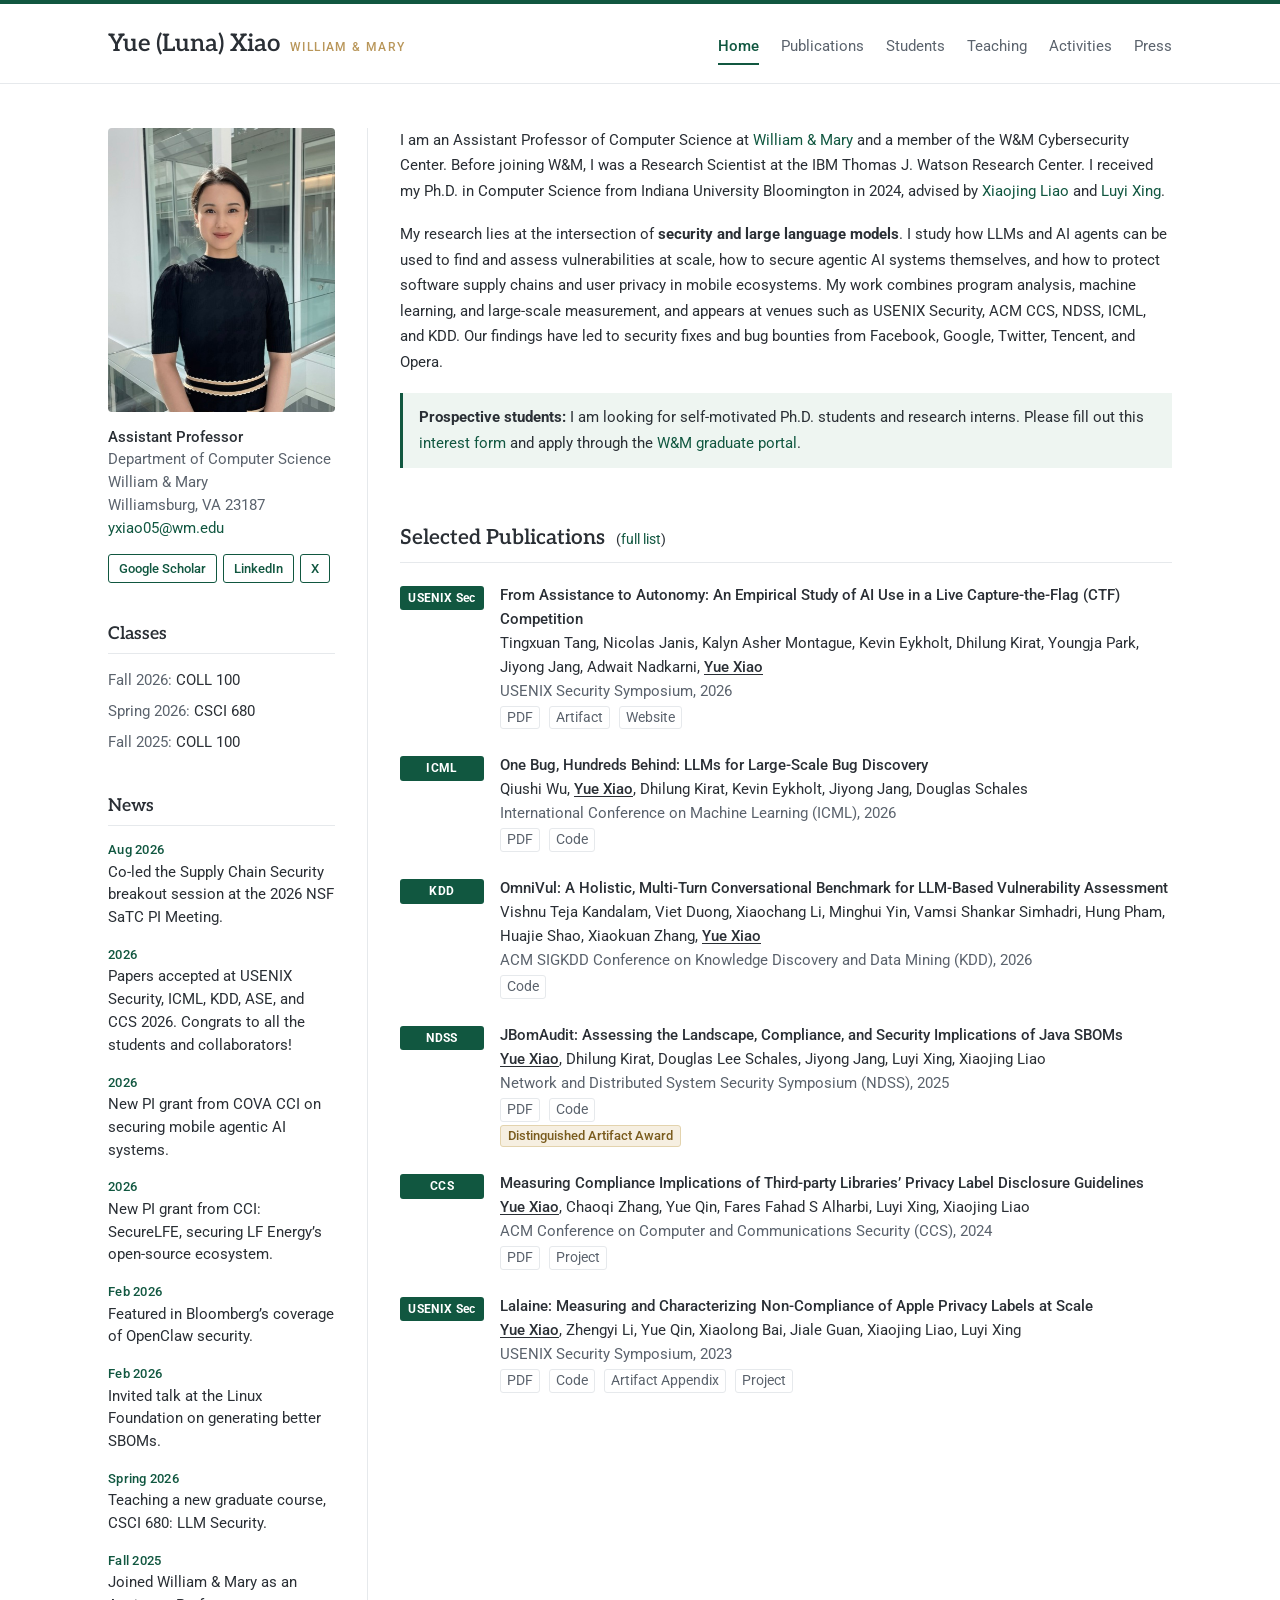
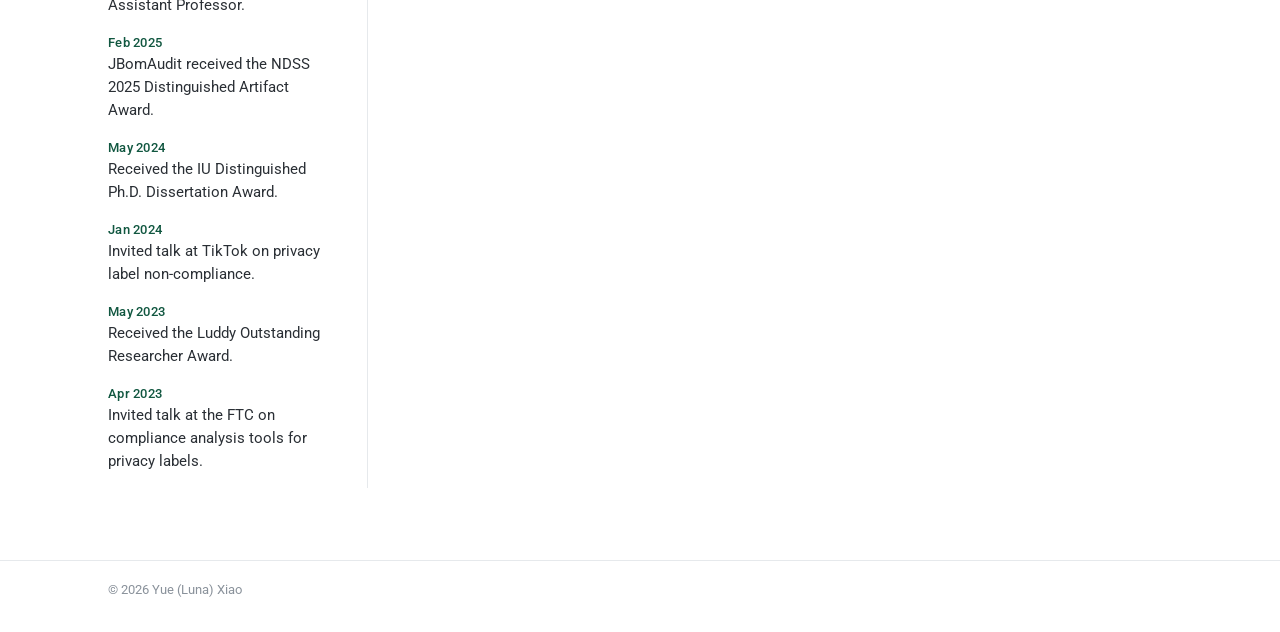
<file: index.html>
<!DOCTYPE html>
<html lang="en">
<head>
  <meta charset="utf-8">
  <meta name="viewport" content="width=device-width, initial-scale=1">
  <title>Yue (Luna) Xiao — William &amp; Mary</title>
  <meta name="description" content="Yue (Luna) Xiao is an Assistant Professor of Computer Science at William & Mary, working on LLM security, vulnerability assessment, software supply chain security, and privacy compliance.">
  <link rel="preconnect" href="https://fonts.googleapis.com">
  <link rel="preconnect" href="https://fonts.gstatic.com" crossorigin>
  <link rel="stylesheet" href="https://fonts.googleapis.com/css2?family=Aleo:wght@500;600&family=Roboto:ital,wght@0,400;0,500;0,700;1,400&display=swap">
  <link rel="stylesheet" href="assets/css/style.css">
</head>
<body>

<header class="site-header">
  <div class="container">
    <a class="site-title" href="index.html">Yue (Luna) Xiao<span class="affil">William &amp; Mary</span></a>
    <nav class="site-nav">
      <a href="index.html" class="active">Home</a>
      <a href="publications.html">Publications</a>
      <a href="students.html">Students</a>
      <a href="teaching.html">Teaching</a>
      <a href="activities.html">Activities</a>
      <a href="press.html">Press</a>
    </nav>
  </div>
</header>

<main class="container layout">

  <aside class="sidebar">
    <div class="profile-card">
    <img class="profile-photo" src="assets/img/profile.jpg" alt="Photo of Yue (Luna) Xiao">
    <div class="contact">
      <strong>Assistant Professor</strong><br>
      Department of Computer Science<br>
      William &amp; Mary<br>
      Williamsburg, VA 23187<br>
      <a href="mailto:yxiao05@wm.edu">yxiao05@wm.edu</a>
    </div>
    <div class="buttons">
      <a class="btn" href="https://scholar.google.com/citations?hl=en&amp;user=dFg329IAAAAJ&amp;view_op=list_works&amp;sortby=pubdate">Google Scholar</a>
      <a class="btn" href="https://www.linkedin.com/in/yue-xiao-1a5b2015b/">LinkedIn</a>
      <a class="btn" href="https://x.com/Xiaoyue_IUB">X</a>
    </div>
    </div>

    <section>
      <h2>Classes</h2>
      <ul class="class-list">
        <li><span class="term">Fall 2026:</span> COLL 100</li>
        <li><span class="term">Spring 2026:</span> CSCI 680</li>
        <li><span class="term">Fall 2025:</span> COLL 100</li>
      </ul>
    </section>

    <section>
      <h2>News</h2>
      <ul class="news-list">
        <li><span class="date">Aug 2026</span>Co-led the Supply Chain Security breakout session at the 2026 NSF SaTC PI Meeting.</li>
        <li><span class="date">2026</span>Papers accepted at USENIX Security, ICML, KDD, ASE, and CCS 2026. Congrats to all the students and collaborators!</li>
        <li><span class="date">2026</span>New PI grant from COVA CCI on securing mobile agentic AI systems.</li>
        <li><span class="date">2026</span>New PI grant from CCI: SecureLFE, securing LF Energy&rsquo;s open-source ecosystem.</li>
        <li><span class="date">Feb 2026</span>Featured in Bloomberg&rsquo;s coverage of OpenClaw security.</li>
        <li><span class="date">Feb 2026</span>Invited talk at the Linux Foundation on generating better SBOMs.</li>
        <li><span class="date">Spring 2026</span>Teaching a new graduate course, CSCI 680: LLM Security.</li>
        <li><span class="date">Fall 2025</span>Joined William &amp; Mary as an Assistant Professor.</li>
        <li><span class="date">Feb 2025</span>JBomAudit received the NDSS 2025 Distinguished Artifact Award.</li>
        <li><span class="date">May 2024</span>Received the IU Distinguished Ph.D. Dissertation Award.</li>
        <li><span class="date">Jan 2024</span>Invited talk at TikTok on privacy label non-compliance.</li>
        <li><span class="date">May 2023</span>Received the Luddy Outstanding Researcher Award.</li>
        <li><span class="date">Apr 2023</span>Invited talk at the FTC on compliance analysis tools for privacy labels.</li>
      </ul>
    </section>
  </aside>

  <div class="content">

    <p>
      I am an Assistant Professor of Computer Science at
      <a href="https://www.wm.edu/">William &amp; Mary</a> and a member of the
      W&amp;M Cybersecurity Center. Before joining W&amp;M, I was a Research Scientist at
      the IBM Thomas J. Watson Research Center. I received my Ph.D. in Computer Science
      from Indiana University Bloomington in 2024, advised by
      <a href="https://www.xiaojingliao.com/">Xiaojing Liao</a> and
      <a href="https://www.xing-luyi.com/">Luyi Xing</a>.
    </p>
    <p>
      My research lies at the intersection of <strong>security and large language
      models</strong>. I study how LLMs and AI agents can be used to find and assess
      vulnerabilities at scale, how to secure agentic AI systems themselves, and how to
      protect software supply chains and user privacy in mobile ecosystems. My work
      combines program analysis, machine learning, and large-scale measurement, and
      appears at venues such as USENIX Security, ACM CCS, NDSS, ICML, and KDD. Our
      findings have led to security fixes and bug bounties from Facebook, Google,
      Twitter, Tencent, and Opera.
    </p>

    <div class="callout">
      <p>
        <strong>Prospective students:</strong> I am looking for self-motivated Ph.D.
        students and research interns. Please fill out this
        <a href="https://forms.gle/WYVNJd9h8vxX1Zqg8">interest form</a> and apply through the
        <a href="https://cdsp.wm.edu/admissions/graduate/computer-science/">W&amp;M graduate portal</a>.
      </p>
    </div>

    <h2>Selected Publications <span class="more">(<a href="publications.html">full list</a>)</span></h2>
    <ul class="pub-list">
      <li class="pub">
        <span class="venue-badge">USENIX Sec</span>
        <div>
          <a class="pub-title" href="https://www.usenix.org/conference/usenixsecurity26/presentation/tang-tingxuan">From Assistance to Autonomy: An Empirical Study of AI Use in a Live Capture-the-Flag (CTF) Competition</a><br>
          <span class="pub-authors">Tingxuan Tang, Nicolas Janis, Kalyn Asher Montague, Kevin Eykholt, Dhilung Kirat, Youngja Park, Jiyong Jang, Adwait Nadkarni, <span class="me">Yue Xiao</span></span><br>
          <span class="pub-venue">USENIX Security Symposium, 2026</span><br>
        <span class="pub-links"><a href="https://www.usenix.org/system/files/usenixsecurity26-tang-tingxuan.pdf">PDF</a> <a href="https://zenodo.org/records/21433751">Artifact</a> <a href="https://tingxuantang-txt.github.io/CTF_website/">Website</a></span>
        </div>
      </li>
      <li class="pub">
        <span class="venue-badge">ICML</span>
        <div>
          <a class="pub-title" href="https://proceedings.mlr.press/v306/wu26bk.html">One Bug, Hundreds Behind: LLMs for Large-Scale Bug Discovery</a><br>
          <span class="pub-authors">Qiushi Wu, <span class="me">Yue Xiao</span>, Dhilung Kirat, Kevin Eykholt, Jiyong Jang, Douglas Schales</span><br>
          <span class="pub-venue">International Conference on Machine Learning (ICML), 2026</span><br>
        <span class="pub-links"><a href="https://raw.githubusercontent.com/mlresearch/v306/main/assets/wu26bk/wu26bk.pdf">PDF</a> <a href="https://github.com/code-genome/BugStoneBench">Code</a></span>
        </div>
      </li>
      <li class="pub">
        <span class="venue-badge">KDD</span>
        <div>
          <a class="pub-title" href="https://doi.org/10.1145/3770855.3817475">OmniVul: A Holistic, Multi-Turn Conversational Benchmark for LLM-Based Vulnerability Assessment</a><br>
          <span class="pub-authors">Vishnu Teja Kandalam, Viet Duong, Xiaochang Li, Minghui Yin, Vamsi Shankar Simhadri, Hung Pham, Huajie Shao, Xiaokuan Zhang, <span class="me">Yue Xiao</span></span><br>
          <span class="pub-venue">ACM SIGKDD Conference on Knowledge Discovery and Data Mining (KDD), 2026</span><br>
        <span class="pub-links"><a href="https://github.com/SECSAT-LAB-GMU/OmniVul">Code</a></span>
        </div>
      </li>
      <li class="pub">
        <span class="venue-badge">NDSS</span>
        <div>
          <a class="pub-title" href="https://www.ndss-symposium.org/ndss-paper/jbomaudit-assessing-the-landscape-compliance-and-security-implications-of-java-sboms/">JBomAudit: Assessing the Landscape, Compliance, and Security Implications of Java SBOMs</a><br>
          <span class="pub-authors"><span class="me">Yue Xiao</span>, Dhilung Kirat, Douglas Lee Schales, Jiyong Jang, Luyi Xing, Xiaojing Liao</span><br>
          <span class="pub-venue">Network and Distributed System Security Symposium (NDSS), 2025</span><br>
        <span class="pub-links"><a href="https://www.ndss-symposium.org/wp-content/uploads/2025-322-paper.pdf">PDF</a> <a href="https://github.com/code-genome/jbomaudit">Code</a></span><br>
          <span class="award">Distinguished Artifact Award</span>
        </div>
      </li>
      <li class="pub">
        <span class="venue-badge">CCS</span>
        <div>
          <a class="pub-title" href="https://doi.org/10.1145/3658644.3670371">Measuring Compliance Implications of Third-party Libraries&rsquo; Privacy Label Disclosure Guidelines</a><br>
          <span class="pub-authors"><span class="me">Yue Xiao</span>, Chaoqi Zhang, Yue Qin, Fares Fahad S Alharbi, Luyi Xing, Xiaojing Liao</span><br>
          <span class="pub-venue">ACM Conference on Computer and Communications Security (CCS), 2024</span><br>
        <span class="pub-links"><a href="https://par.nsf.gov/servlets/purl/10583819">PDF</a> <a href="https://sites.google.com/view/colainewebsites">Project</a></span>
        </div>
      </li>
      <li class="pub">
        <span class="venue-badge">USENIX Sec</span>
        <div>
          <a class="pub-title" href="https://www.usenix.org/conference/usenixsecurity23/presentation/xiaoyue">Lalaine: Measuring and Characterizing Non-Compliance of Apple Privacy Labels at Scale</a><br>
          <span class="pub-authors"><span class="me">Yue Xiao</span>, Zhengyi Li, Yue Qin, Xiaolong Bai, Jiale Guan, Xiaojing Liao, Luyi Xing</span><br>
          <span class="pub-venue">USENIX Security Symposium, 2023</span><br>
        <span class="pub-links"><a href="https://www.usenix.org/system/files/usenixsecurity23-xiao-yue.pdf">PDF</a> <a href="https://github.com/xiaoyue10131748/Lalaine">Code</a> <a href="https://www.usenix.org/system/files/usenixsecurity23-appendix-xiao-yue.pdf">Artifact Appendix</a> <a href="https://sites.google.com/view/privacylabel/home">Project</a></span>
        </div>
      </li>
    </ul>

  </div>
</main>

<footer class="site-footer">
  <div class="container">&copy; 2026 Yue (Luna) Xiao</div>
</footer>

</body>
</html>
</file>
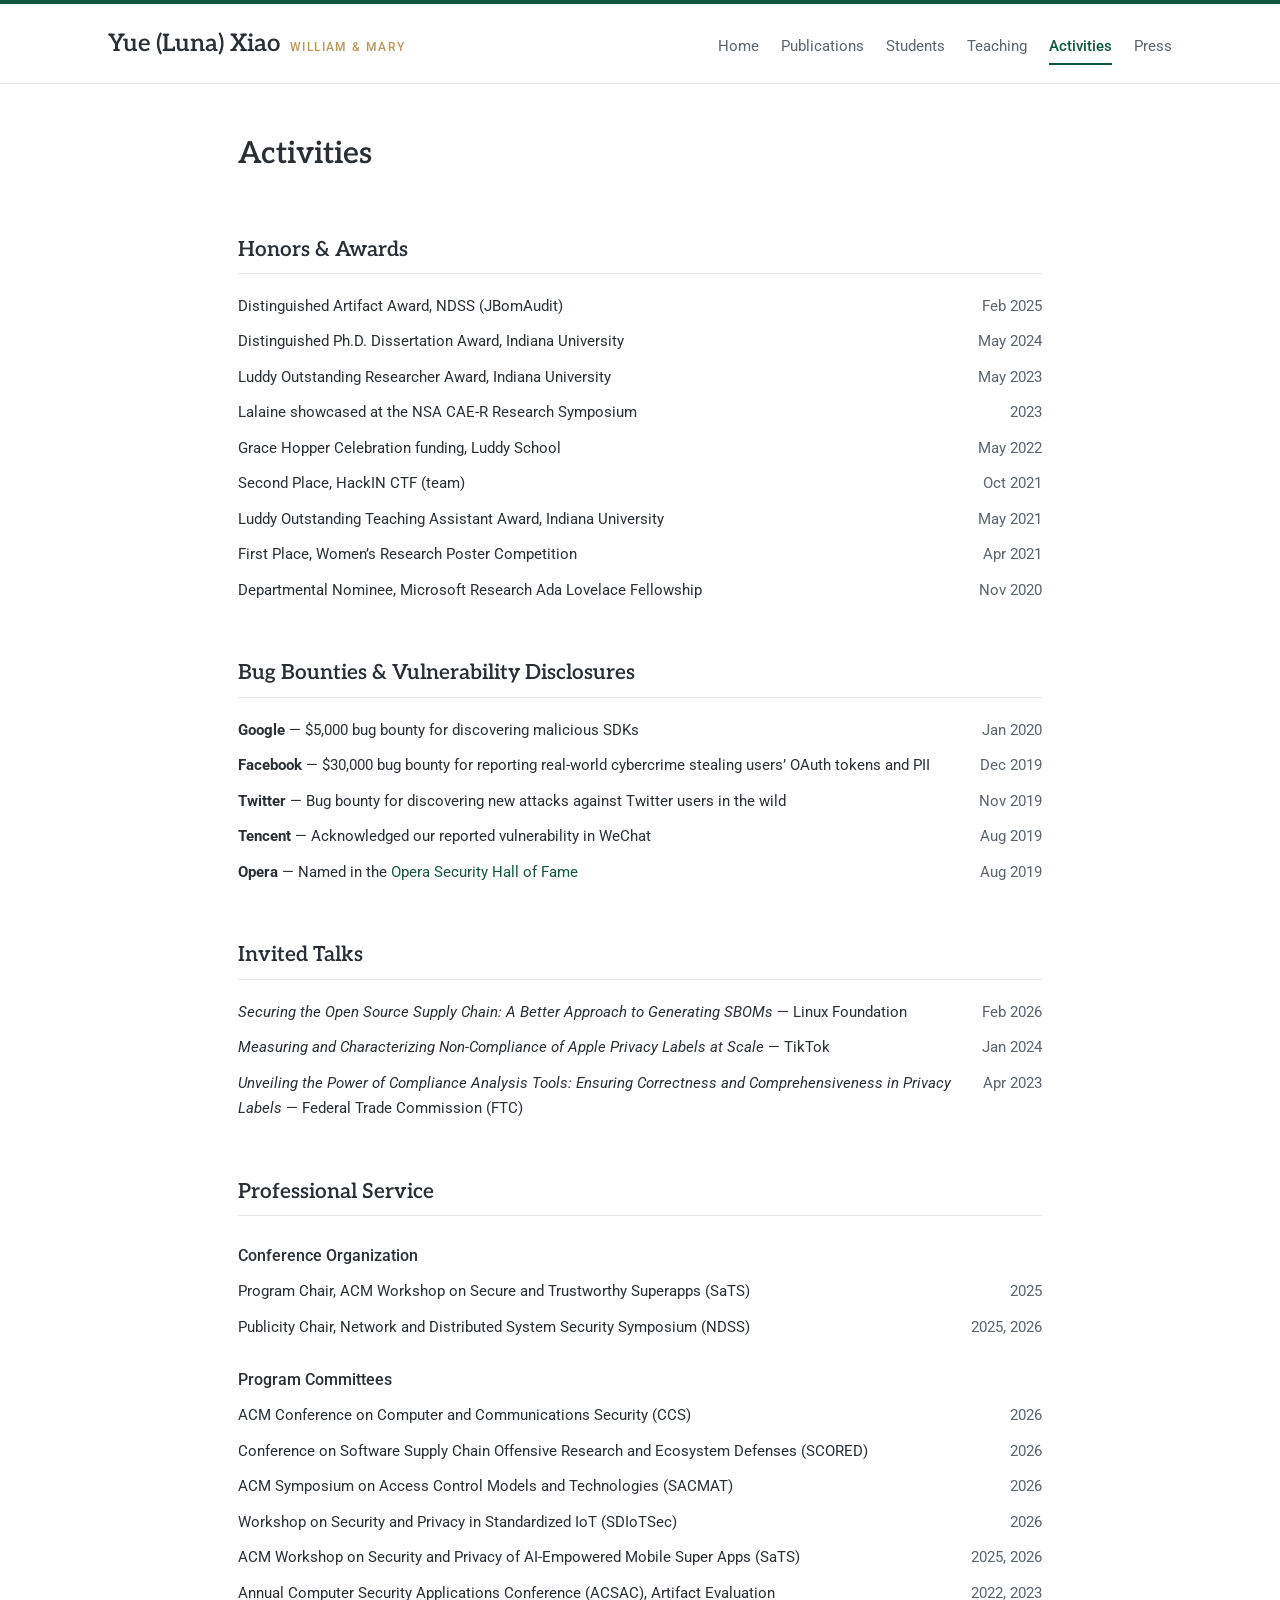
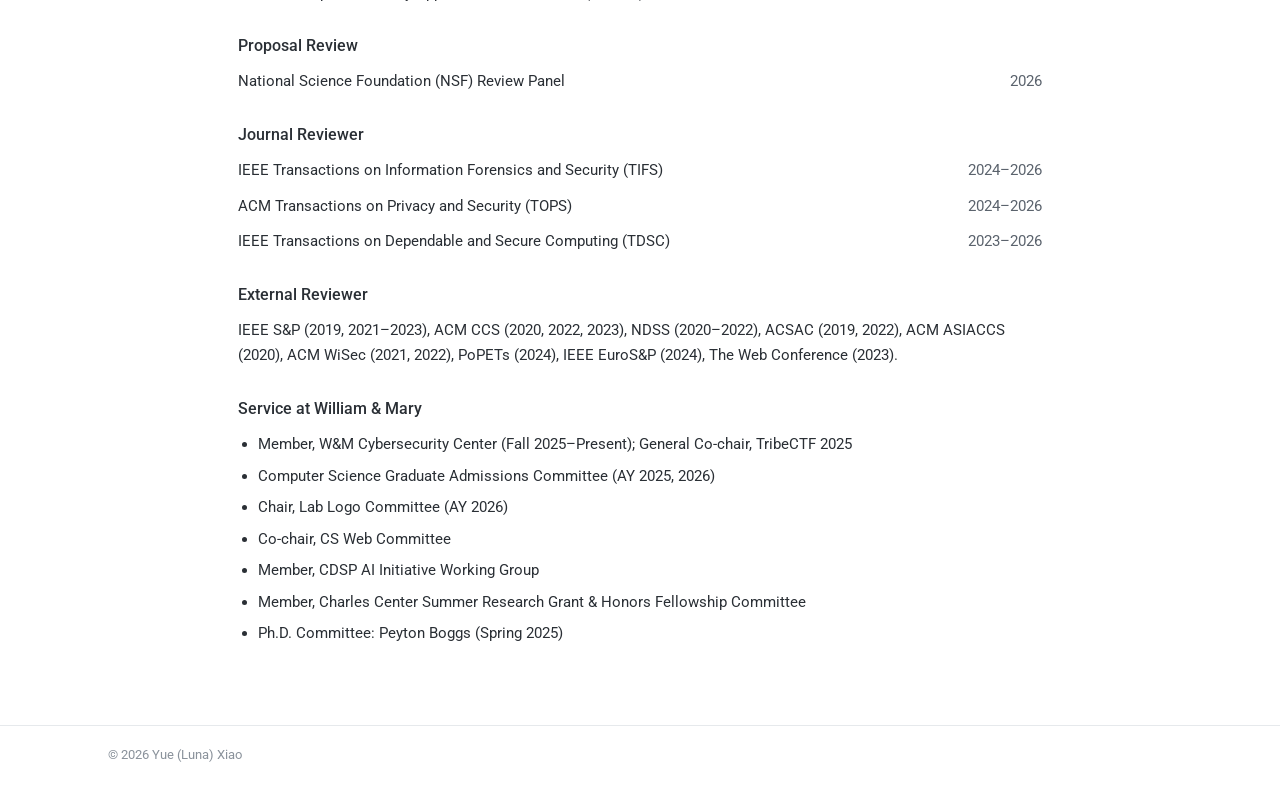
<file: activities.html>
<!DOCTYPE html>
<html lang="en">
<head>
  <meta charset="utf-8">
  <meta name="viewport" content="width=device-width, initial-scale=1">
  <title>Activities — Yue (Luna) Xiao</title>
  <link rel="preconnect" href="https://fonts.googleapis.com">
  <link rel="preconnect" href="https://fonts.gstatic.com" crossorigin>
  <link rel="stylesheet" href="https://fonts.googleapis.com/css2?family=Aleo:wght@500;600&family=Roboto:ital,wght@0,400;0,500;0,700;1,400&display=swap">
  <link rel="stylesheet" href="assets/css/style.css">
</head>
<body>

<header class="site-header">
  <div class="container">
    <a class="site-title" href="index.html">Yue (Luna) Xiao<span class="affil">William &amp; Mary</span></a>
    <nav class="site-nav">
      <a href="index.html">Home</a>
      <a href="publications.html">Publications</a>
      <a href="students.html">Students</a>
      <a href="teaching.html">Teaching</a>
      <a href="activities.html" class="active">Activities</a>
      <a href="press.html">Press</a>
    </nav>
  </div>
</header>

<main class="container page">

  <h1>Activities</h1>

  <h2>Honors &amp; Awards</h2>
  <ul class="dated-list">
    <li><span>Distinguished Artifact Award, NDSS (JBomAudit)</span><span class="date">Feb 2025</span></li>
    <li><span>Distinguished Ph.D. Dissertation Award, Indiana University</span><span class="date">May 2024</span></li>
    <li><span>Luddy Outstanding Researcher Award, Indiana University</span><span class="date">May 2023</span></li>
    <li><span>Lalaine showcased at the NSA CAE-R Research Symposium</span><span class="date">2023</span></li>
    <li><span>Grace Hopper Celebration funding, Luddy School</span><span class="date">May 2022</span></li>
    <li><span>Second Place, HackIN CTF (team)</span><span class="date">Oct 2021</span></li>
    <li><span>Luddy Outstanding Teaching Assistant Award, Indiana University</span><span class="date">May 2021</span></li>
    <li><span>First Place, Women&rsquo;s Research Poster Competition</span><span class="date">Apr 2021</span></li>
    <li><span>Departmental Nominee, Microsoft Research Ada Lovelace Fellowship</span><span class="date">Nov 2020</span></li>
  </ul>

  <h2>Bug Bounties &amp; Vulnerability Disclosures</h2>
  <ul class="dated-list">
    <li><span><strong>Google</strong> &mdash; $5,000 bug bounty for discovering malicious SDKs</span><span class="date">Jan 2020</span></li>
    <li><span><strong>Facebook</strong> &mdash; $30,000 bug bounty for reporting real-world cybercrime stealing users&rsquo; OAuth tokens and PII</span><span class="date">Dec 2019</span></li>
    <li><span><strong>Twitter</strong> &mdash; Bug bounty for discovering new attacks against Twitter users in the wild</span><span class="date">Nov 2019</span></li>
    <li><span><strong>Tencent</strong> &mdash; Acknowledged our reported vulnerability in WeChat</span><span class="date">Aug 2019</span></li>
    <li><span><strong>Opera</strong> &mdash; Named in the <a href="https://security.opera.com/hall-of-fame/">Opera Security Hall of Fame</a></span><span class="date">Aug 2019</span></li>
  </ul>

  <h2>Invited Talks</h2>
  <ul class="dated-list">
    <li><span><em>Securing the Open Source Supply Chain: A Better Approach to Generating SBOMs</em> &mdash; Linux Foundation</span><span class="date">Feb 2026</span></li>
    <li><span><em>Measuring and Characterizing Non-Compliance of Apple Privacy Labels at Scale</em> &mdash; TikTok</span><span class="date">Jan 2024</span></li>
    <li><span><em>Unveiling the Power of Compliance Analysis Tools: Ensuring Correctness and Comprehensiveness in Privacy Labels</em> &mdash; Federal Trade Commission (FTC)</span><span class="date">Apr 2023</span></li>
  </ul>

  <h2>Professional Service</h2>

  <h3>Conference Organization</h3>
  <ul class="dated-list">
    <li><span>Program Chair, ACM Workshop on Secure and Trustworthy Superapps (SaTS)</span><span class="date">2025</span></li>
    <li><span>Publicity Chair, Network and Distributed System Security Symposium (NDSS)</span><span class="date">2025, 2026</span></li>
  </ul>

  <h3>Program Committees</h3>
  <ul class="dated-list">
    <li><span>ACM Conference on Computer and Communications Security (CCS)</span><span class="date">2026</span></li>
    <li><span>Conference on Software Supply Chain Offensive Research and Ecosystem Defenses (SCORED)</span><span class="date">2026</span></li>
    <li><span>ACM Symposium on Access Control Models and Technologies (SACMAT)</span><span class="date">2026</span></li>
    <li><span>Workshop on Security and Privacy in Standardized IoT (SDIoTSec)</span><span class="date">2026</span></li>
    <li><span>ACM Workshop on Security and Privacy of AI-Empowered Mobile Super Apps (SaTS)</span><span class="date">2025, 2026</span></li>
    <li><span>Annual Computer Security Applications Conference (ACSAC), Artifact Evaluation</span><span class="date">2022, 2023</span></li>
  </ul>

  <h3>Proposal Review</h3>
  <ul class="dated-list">
    <li><span>National Science Foundation (NSF) Review Panel</span><span class="date">2026</span></li>
  </ul>

  <h3>Journal Reviewer</h3>
  <ul class="dated-list">
    <li><span>IEEE Transactions on Information Forensics and Security (TIFS)</span><span class="date">2024&ndash;2026</span></li>
    <li><span>ACM Transactions on Privacy and Security (TOPS)</span><span class="date">2024&ndash;2026</span></li>
    <li><span>IEEE Transactions on Dependable and Secure Computing (TDSC)</span><span class="date">2023&ndash;2026</span></li>
  </ul>

  <h3>External Reviewer</h3>
  <p>
    IEEE S&amp;P (2019, 2021&ndash;2023), ACM CCS (2020, 2022, 2023), NDSS (2020&ndash;2022),
    ACSAC (2019, 2022), ACM ASIACCS (2020), ACM WiSec (2021, 2022), PoPETs (2024),
    IEEE EuroS&amp;P (2024), The Web Conference (2023).
  </p>

  <h3>Service at William &amp; Mary</h3>
  <ul class="bullets">
    <li>Member, W&amp;M Cybersecurity Center (Fall 2025&ndash;Present); General Co-chair, TribeCTF 2025</li>
    <li>Computer Science Graduate Admissions Committee (AY 2025, 2026)</li>
    <li>Chair, Lab Logo Committee (AY 2026)</li>
    <li>Co-chair, CS Web Committee</li>
    <li>Member, CDSP AI Initiative Working Group</li>
    <li>Member, Charles Center Summer Research Grant &amp; Honors Fellowship Committee</li>
    <li>Ph.D. Committee: Peyton Boggs (Spring 2025)</li>
  </ul>

</main>

<footer class="site-footer">
  <div class="container">&copy; 2026 Yue (Luna) Xiao</div>
</footer>

</body>
</html>
</file>
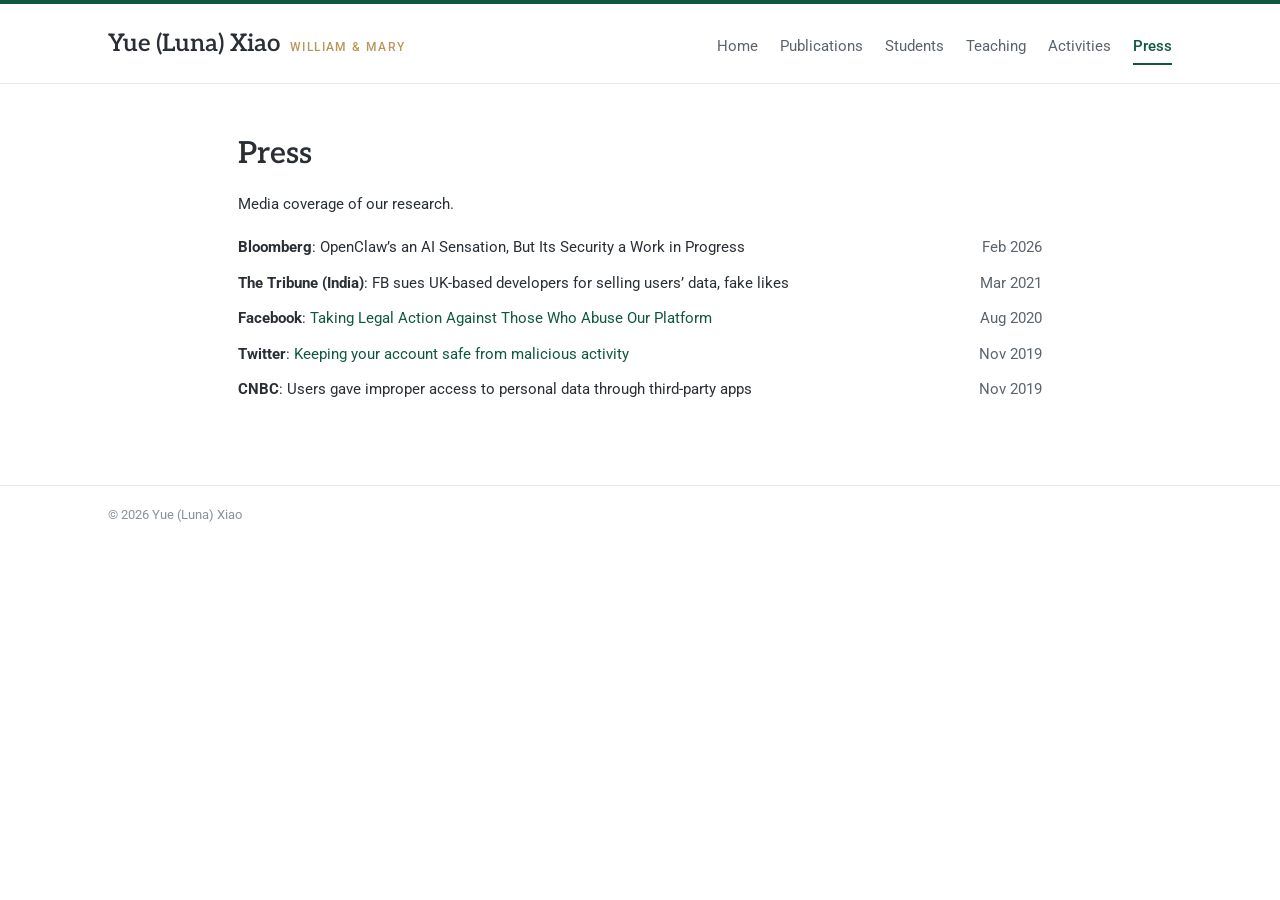
<file: press.html>
<!DOCTYPE html>
<html lang="en">
<head>
  <meta charset="utf-8">
  <meta name="viewport" content="width=device-width, initial-scale=1">
  <title>Press — Yue (Luna) Xiao</title>
  <link rel="preconnect" href="https://fonts.googleapis.com">
  <link rel="preconnect" href="https://fonts.gstatic.com" crossorigin>
  <link rel="stylesheet" href="https://fonts.googleapis.com/css2?family=Aleo:wght@500;600&family=Roboto:ital,wght@0,400;0,500;0,700;1,400&display=swap">
  <link rel="stylesheet" href="assets/css/style.css">
</head>
<body>

<header class="site-header">
  <div class="container">
    <a class="site-title" href="index.html">Yue (Luna) Xiao<span class="affil">William &amp; Mary</span></a>
    <nav class="site-nav">
      <a href="index.html">Home</a>
      <a href="publications.html">Publications</a>
      <a href="students.html">Students</a>
      <a href="teaching.html">Teaching</a>
      <a href="activities.html">Activities</a>
      <a href="press.html" class="active">Press</a>
    </nav>
  </div>
</header>

<main class="container page">

  <h1>Press</h1>
  <p>Media coverage of our research.</p>
  <ul class="dated-list">
    <li><span><strong>Bloomberg</strong>: OpenClaw&rsquo;s an AI Sensation, But Its Security a Work in Progress</span><span class="date">Feb 2026</span></li>
    <li><span><strong>The Tribune (India)</strong>: FB sues UK-based developers for selling users&rsquo; data, fake likes</span><span class="date">Mar 2021</span></li>
    <li><span><strong>Facebook</strong>: <a href="https://about.fb.com/news/2020/08/taking-legal-action-against-those-who-abuse-our-platform/">Taking Legal Action Against Those Who Abuse Our Platform</a></span><span class="date">Aug 2020</span></li>
    <li><span><strong>Twitter</strong>: <a href="https://help.twitter.com/en/sdk-issue">Keeping your account safe from malicious activity</a></span><span class="date">Nov 2019</span></li>
    <li><span><strong>CNBC</strong>: Users gave improper access to personal data through third-party apps</span><span class="date">Nov 2019</span></li>
  </ul>
  <!-- TODO: add links for the Bloomberg, Tribune, and CNBC articles -->

</main>

<footer class="site-footer">
  <div class="container">&copy; 2026 Yue (Luna) Xiao</div>
</footer>

</body>
</html>
</file>
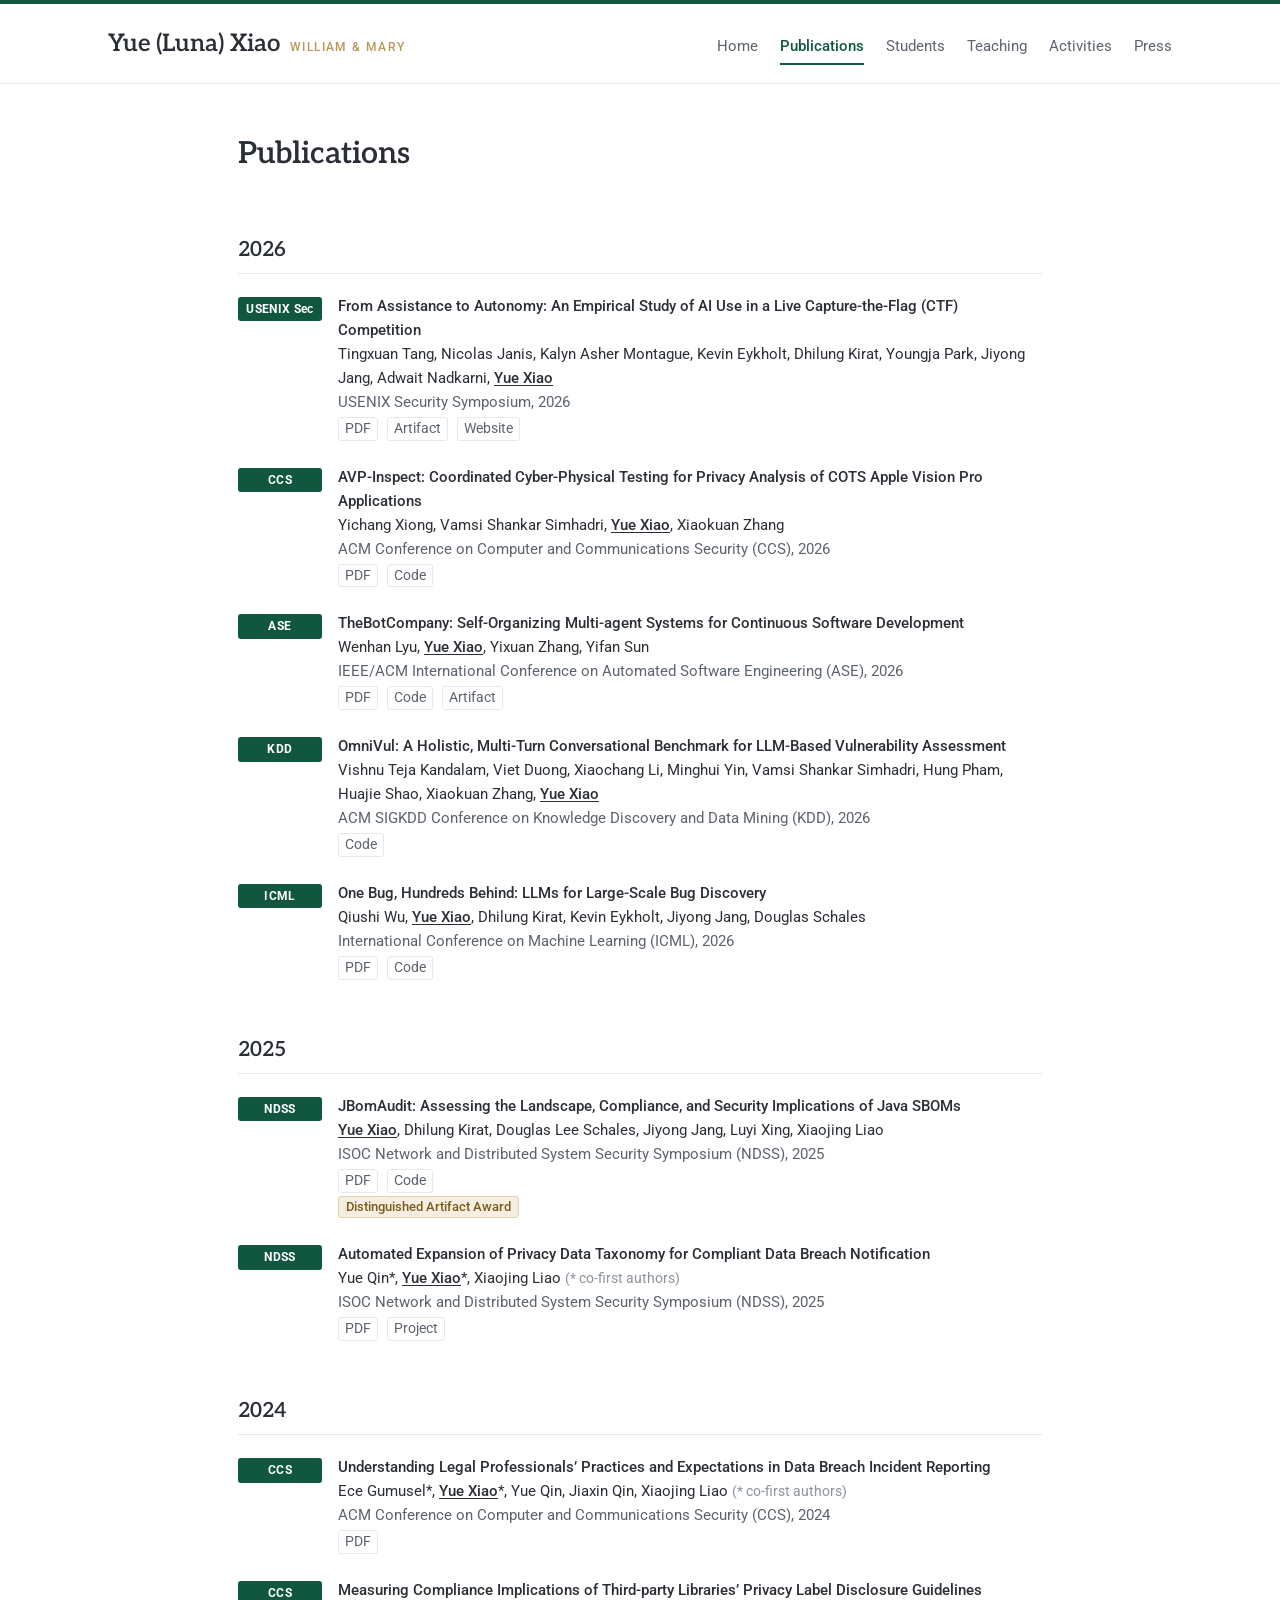
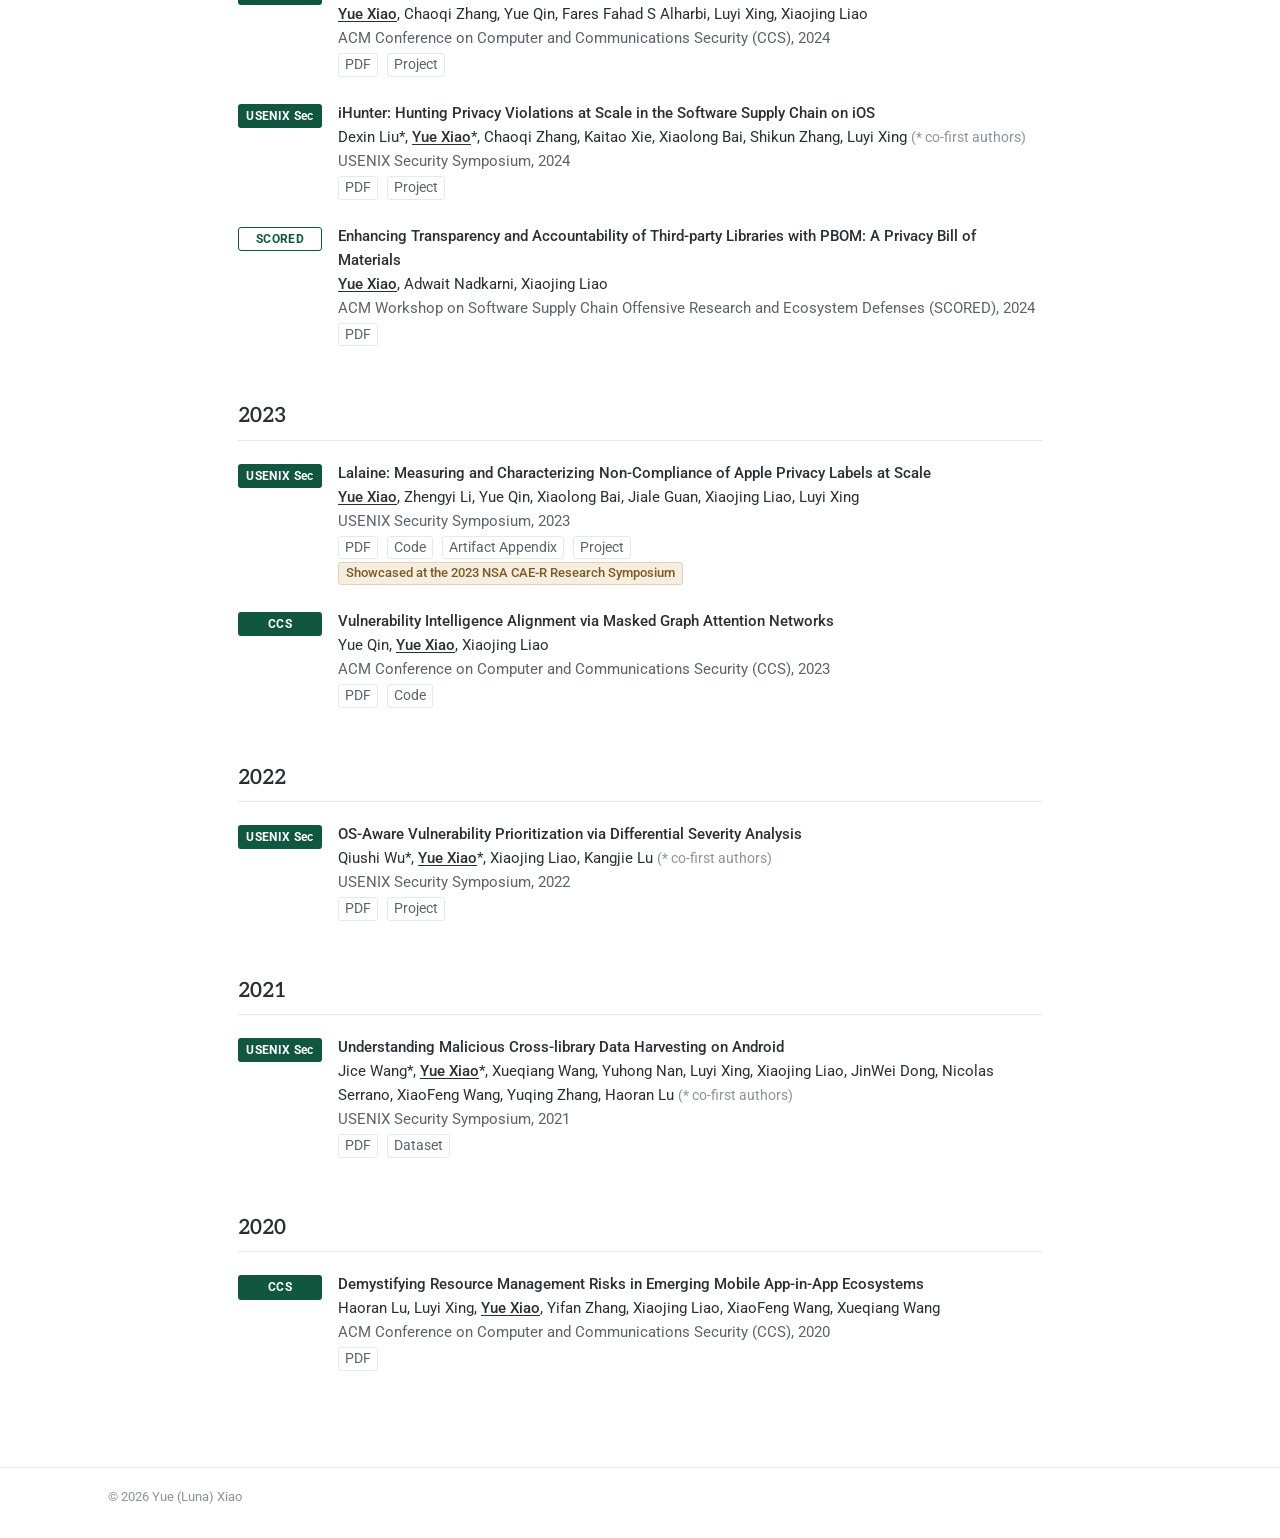
<file: publications.html>
<!DOCTYPE html>
<html lang="en">
<head>
  <meta charset="utf-8">
  <meta name="viewport" content="width=device-width, initial-scale=1">
  <title>Publications — Yue (Luna) Xiao</title>
  <link rel="preconnect" href="https://fonts.googleapis.com">
  <link rel="preconnect" href="https://fonts.gstatic.com" crossorigin>
  <link rel="stylesheet" href="https://fonts.googleapis.com/css2?family=Aleo:wght@500;600&family=Roboto:ital,wght@0,400;0,500;0,700;1,400&display=swap">
  <link rel="stylesheet" href="assets/css/style.css">
</head>
<body>

<header class="site-header">
  <div class="container">
    <a class="site-title" href="index.html">Yue (Luna) Xiao<span class="affil">William &amp; Mary</span></a>
    <nav class="site-nav">
      <a href="index.html">Home</a>
      <a href="publications.html" class="active">Publications</a>
      <a href="students.html">Students</a>
      <a href="teaching.html">Teaching</a>
      <a href="activities.html">Activities</a>
      <a href="press.html">Press</a>
    </nav>
  </div>
</header>

<main class="container page">

  <h1>Publications</h1>

  <h2>2026</h2>
  <ul class="pub-list">
    <li class="pub">
      <span class="venue-badge">USENIX Sec</span>
      <div>
        <a class="pub-title" href="https://www.usenix.org/conference/usenixsecurity26/presentation/tang-tingxuan">From Assistance to Autonomy: An Empirical Study of AI Use in a Live Capture-the-Flag (CTF) Competition</a><br>
        <span class="pub-authors">Tingxuan Tang, Nicolas Janis, Kalyn Asher Montague, Kevin Eykholt, Dhilung Kirat, Youngja Park, Jiyong Jang, Adwait Nadkarni, <span class="me">Yue Xiao</span></span><br>
        <span class="pub-venue">USENIX Security Symposium, 2026</span><br>
        <span class="pub-links"><a href="https://www.usenix.org/system/files/usenixsecurity26-tang-tingxuan.pdf">PDF</a> <a href="https://zenodo.org/records/21433751">Artifact</a> <a href="https://tingxuantang-txt.github.io/CTF_website/">Website</a></span>
      </div>
    </li>
    <li class="pub">
      <span class="venue-badge">CCS</span>
      <div>
        <a class="pub-title" href="https://arxiv.org/abs/2609.08103">AVP-Inspect: Coordinated Cyber-Physical Testing for Privacy Analysis of COTS Apple Vision Pro Applications</a><br>
        <span class="pub-authors">Yichang Xiong, Vamsi Shankar Simhadri, <span class="me">Yue Xiao</span>, Xiaokuan Zhang</span><br>
        <span class="pub-venue">ACM Conference on Computer and Communications Security (CCS), 2026</span><br>
        <span class="pub-links"><a href="https://arxiv.org/pdf/2609.08103">PDF</a> <a href="https://github.com/SECSAT-LAB-GMU/AVP-Inspect">Code</a></span>
      </div>
    </li>
    <li class="pub">
      <span class="venue-badge">ASE</span>
      <div>
        <a class="pub-title" href="https://doi.org/10.1145/3832783.3834358">TheBotCompany: Self-Organizing Multi-agent Systems for Continuous Software Development</a><br>
        <span class="pub-authors">Wenhan Lyu, <span class="me">Yue Xiao</span>, Yixuan Zhang, Yifan Sun</span><br>
        <span class="pub-venue">IEEE/ACM International Conference on Automated Software Engineering (ASE), 2026</span><br>
        <span class="pub-links"><a href="https://arxiv.org/pdf/2603.25928">PDF</a> <a href="https://github.com/syifan/thebotcompany">Code</a> <a href="https://zenodo.org/records/21775778">Artifact</a></span>
      </div>
    </li>
    <li class="pub">
      <span class="venue-badge">KDD</span>
      <div>
        <a class="pub-title" href="https://doi.org/10.1145/3770855.3817475">OmniVul: A Holistic, Multi-Turn Conversational Benchmark for LLM-Based Vulnerability Assessment</a><br>
        <span class="pub-authors">Vishnu Teja Kandalam, Viet Duong, Xiaochang Li, Minghui Yin, Vamsi Shankar Simhadri, Hung Pham, Huajie Shao, Xiaokuan Zhang, <span class="me">Yue Xiao</span></span><br>
        <span class="pub-venue">ACM SIGKDD Conference on Knowledge Discovery and Data Mining (KDD), 2026</span><br>
        <span class="pub-links"><a href="https://github.com/SECSAT-LAB-GMU/OmniVul">Code</a></span>
      </div>
    </li>
    <li class="pub">
      <span class="venue-badge">ICML</span>
      <div>
        <a class="pub-title" href="https://proceedings.mlr.press/v306/wu26bk.html">One Bug, Hundreds Behind: LLMs for Large-Scale Bug Discovery</a><br>
        <span class="pub-authors">Qiushi Wu, <span class="me">Yue Xiao</span>, Dhilung Kirat, Kevin Eykholt, Jiyong Jang, Douglas Schales</span><br>
        <span class="pub-venue">International Conference on Machine Learning (ICML), 2026</span><br>
        <span class="pub-links"><a href="https://raw.githubusercontent.com/mlresearch/v306/main/assets/wu26bk/wu26bk.pdf">PDF</a> <a href="https://github.com/code-genome/BugStoneBench">Code</a></span>
      </div>
    </li>
  </ul>

  <h2>2025</h2>
  <ul class="pub-list">
    <li class="pub">
      <span class="venue-badge">NDSS</span>
      <div>
        <a class="pub-title" href="https://www.ndss-symposium.org/ndss-paper/jbomaudit-assessing-the-landscape-compliance-and-security-implications-of-java-sboms/">JBomAudit: Assessing the Landscape, Compliance, and Security Implications of Java SBOMs</a><br>
        <span class="pub-authors"><span class="me">Yue Xiao</span>, Dhilung Kirat, Douglas Lee Schales, Jiyong Jang, Luyi Xing, Xiaojing Liao</span><br>
        <span class="pub-venue">ISOC Network and Distributed System Security Symposium (NDSS), 2025</span><br>
        <span class="pub-links"><a href="https://www.ndss-symposium.org/wp-content/uploads/2025-322-paper.pdf">PDF</a> <a href="https://github.com/code-genome/jbomaudit">Code</a></span><br>
        <span class="award">Distinguished Artifact Award</span>
      </div>
    </li>
    <li class="pub">
      <span class="venue-badge">NDSS</span>
      <div>
        <a class="pub-title" href="https://www.ndss-symposium.org/ndss-paper/automated-expansion-of-privacy-data-taxonomy-for-compliant-data-breach-notification/">Automated Expansion of Privacy Data Taxonomy for Compliant Data Breach Notification</a><br>
        <span class="pub-authors">Yue Qin*, <span class="me">Yue Xiao</span>*, Xiaojing Liao <span class="cofirst">(* co-first authors)</span></span><br>
        <span class="pub-venue">ISOC Network and Distributed System Security Symposium (NDSS), 2025</span><br>
        <span class="pub-links"><a href="https://www.ndss-symposium.org/wp-content/uploads/2025-230-paper.pdf">PDF</a> <a href="https://sites.google.com/view/grasphypernym/home">Project</a></span>
      </div>
    </li>
  </ul>

  <h2>2024</h2>
  <ul class="pub-list">
    <li class="pub">
      <span class="venue-badge">CCS</span>
      <div>
        <a class="pub-title" href="https://doi.org/10.1145/3658644.3690357">Understanding Legal Professionals&rsquo; Practices and Expectations in Data Breach Incident Reporting</a><br>
        <span class="pub-authors">Ece Gumusel*, <span class="me">Yue Xiao</span>*, Yue Qin, Jiaxin Qin, Xiaojing Liao <span class="cofirst">(* co-first authors)</span></span><br>
        <span class="pub-venue">ACM Conference on Computer and Communications Security (CCS), 2024</span><br>
        <span class="pub-links"><a href="https://www.xiaojingliao.com/uploads/9/7/0/2/97024238/gumuselccs24legal.pdf">PDF</a></span>
      </div>
    </li>
    <li class="pub">
      <span class="venue-badge">CCS</span>
      <div>
        <a class="pub-title" href="https://doi.org/10.1145/3658644.3670371">Measuring Compliance Implications of Third-party Libraries&rsquo; Privacy Label Disclosure Guidelines</a><br>
        <span class="pub-authors"><span class="me">Yue Xiao</span>, Chaoqi Zhang, Yue Qin, Fares Fahad S Alharbi, Luyi Xing, Xiaojing Liao</span><br>
        <span class="pub-venue">ACM Conference on Computer and Communications Security (CCS), 2024</span><br>
        <span class="pub-links"><a href="https://par.nsf.gov/servlets/purl/10583819">PDF</a> <a href="https://sites.google.com/view/colainewebsites">Project</a></span>
      </div>
    </li>
    <li class="pub">
      <span class="venue-badge">USENIX Sec</span>
      <div>
        <a class="pub-title" href="https://www.usenix.org/conference/usenixsecurity24/presentation/liu-dexin">iHunter: Hunting Privacy Violations at Scale in the Software Supply Chain on iOS</a><br>
        <span class="pub-authors">Dexin Liu*, <span class="me">Yue Xiao</span>*, Chaoqi Zhang, Kaitao Xie, Xiaolong Bai, Shikun Zhang, Luyi Xing <span class="cofirst">(* co-first authors)</span></span><br>
        <span class="pub-venue">USENIX Security Symposium, 2024</span><br>
        <span class="pub-links"><a href="https://www.usenix.org/system/files/usenixsecurity24-liu-dexin.pdf">PDF</a> <a href="https://sites.google.com/view/ihunterios">Project</a></span>
      </div>
    </li>
    <li class="pub">
      <span class="venue-badge workshop">SCORED</span>
      <div>
        <a class="pub-title" href="https://doi.org/10.1145/3689944.3696159">Enhancing Transparency and Accountability of Third-party Libraries with PBOM: A Privacy Bill of Materials</a><br>
        <span class="pub-authors"><span class="me">Yue Xiao</span>, Adwait Nadkarni, Xiaojing Liao</span><br>
        <span class="pub-venue">ACM Workshop on Software Supply Chain Offensive Research and Ecosystem Defenses (SCORED), 2024</span><br>
        <span class="pub-links"><a href="https://dl.acm.org/doi/pdf/10.1145/3689944.3696159">PDF</a></span>
      </div>
    </li>
  </ul>

  <h2>2023</h2>
  <ul class="pub-list">
    <li class="pub">
      <span class="venue-badge">USENIX Sec</span>
      <div>
        <a class="pub-title" href="https://www.usenix.org/conference/usenixsecurity23/presentation/xiaoyue">Lalaine: Measuring and Characterizing Non-Compliance of Apple Privacy Labels at Scale</a><br>
        <span class="pub-authors"><span class="me">Yue Xiao</span>, Zhengyi Li, Yue Qin, Xiaolong Bai, Jiale Guan, Xiaojing Liao, Luyi Xing</span><br>
        <span class="pub-venue">USENIX Security Symposium, 2023</span><br>
        <span class="pub-links"><a href="https://www.usenix.org/system/files/usenixsecurity23-xiao-yue.pdf">PDF</a> <a href="https://github.com/xiaoyue10131748/Lalaine">Code</a> <a href="https://www.usenix.org/system/files/usenixsecurity23-appendix-xiao-yue.pdf">Artifact Appendix</a> <a href="https://sites.google.com/view/privacylabel/home">Project</a></span><br>
        <span class="award">Showcased at the 2023 NSA CAE-R Research Symposium</span>
      </div>
    </li>
    <li class="pub">
      <span class="venue-badge">CCS</span>
      <div>
        <a class="pub-title" href="https://doi.org/10.1145/3576915.3616686">Vulnerability Intelligence Alignment via Masked Graph Attention Networks</a><br>
        <span class="pub-authors">Yue Qin, <span class="me">Yue Xiao</span>, Xiaojing Liao</span><br>
        <span class="pub-venue">ACM Conference on Computer and Communications Security (CCS), 2023</span><br>
        <span class="pub-links"><a href="https://www.xiaojingliao.com/uploads/9/7/0/2/97024238/qin2023vulnerability.pdf">PDF</a> <a href="https://github.com/yqyzyaq/CEAM">Code</a></span>
      </div>
    </li>
  </ul>

  <h2>2022</h2>
  <ul class="pub-list">
    <li class="pub">
      <span class="venue-badge">USENIX Sec</span>
      <div>
        <a class="pub-title" href="https://www.usenix.org/conference/usenixsecurity22/presentation/wu-qiushi">OS-Aware Vulnerability Prioritization via Differential Severity Analysis</a><br>
        <span class="pub-authors">Qiushi Wu*, <span class="me">Yue Xiao</span>*, Xiaojing Liao, Kangjie Lu <span class="cofirst">(* co-first authors)</span></span><br>
        <span class="pub-venue">USENIX Security Symposium, 2022</span><br>
        <span class="pub-links"><a href="https://www.usenix.org/system/files/sec22-wu-qiushi.pdf">PDF</a> <a href="https://sites.google.com/view/diffcvss/">Project</a></span>
      </div>
    </li>
  </ul>

  <h2>2021</h2>
  <ul class="pub-list">
    <li class="pub">
      <span class="venue-badge">USENIX Sec</span>
      <div>
        <a class="pub-title" href="https://www.usenix.org/conference/usenixsecurity21/presentation/wang-jice">Understanding Malicious Cross-library Data Harvesting on Android</a><br>
        <span class="pub-authors">Jice Wang*, <span class="me">Yue Xiao</span>*, Xueqiang Wang, Yuhong Nan, Luyi Xing, Xiaojing Liao, JinWei Dong, Nicolas Serrano, XiaoFeng Wang, Yuqing Zhang, Haoran Lu <span class="cofirst">(* co-first authors)</span></span><br>
        <span class="pub-venue">USENIX Security Symposium, 2021</span><br>
        <span class="pub-links"><a href="https://www.usenix.org/system/files/sec21-wang-jice.pdf">PDF</a> <a href="https://sites.google.com/view/roommatetheft/">Dataset</a></span>
      </div>
    </li>
  </ul>

  <h2>2020</h2>
  <ul class="pub-list">
    <li class="pub">
      <span class="venue-badge">CCS</span>
      <div>
        <a class="pub-title" href="https://doi.org/10.1145/3372297.3417255">Demystifying Resource Management Risks in Emerging Mobile App-in-App Ecosystems</a><br>
        <span class="pub-authors">Haoran Lu, Luyi Xing, <span class="me">Yue Xiao</span>, Yifan Zhang, Xiaojing Liao, XiaoFeng Wang, Xueqiang Wang</span><br>
        <span class="pub-venue">ACM Conference on Computer and Communications Security (CCS), 2020</span><br>
        <span class="pub-links"><a href="https://www.xiaojingliao.com/uploads/9/7/0/2/97024238/ccs_20_app_in_app.pdf">PDF</a></span>
      </div>
    </li>
  </ul>

</main>

<footer class="site-footer">
  <div class="container">&copy; 2026 Yue (Luna) Xiao</div>
</footer>

</body>
</html>
</file>
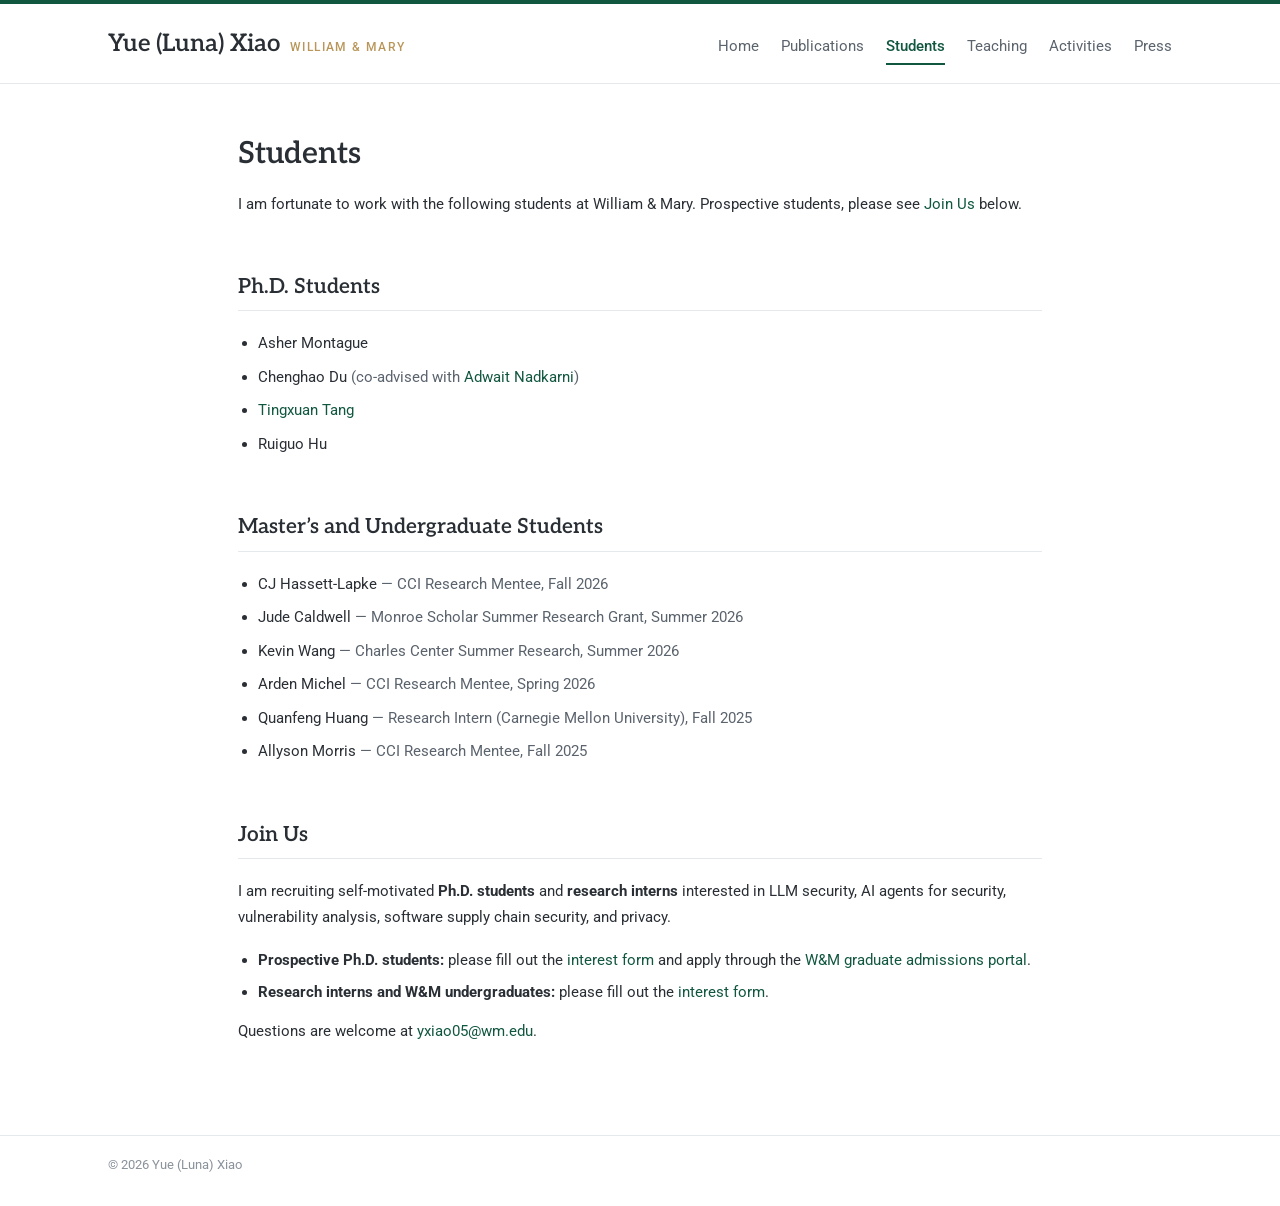
<file: students.html>
<!DOCTYPE html>
<html lang="en">
<head>
  <meta charset="utf-8">
  <meta name="viewport" content="width=device-width, initial-scale=1">
  <title>Students — Yue (Luna) Xiao</title>
  <link rel="preconnect" href="https://fonts.googleapis.com">
  <link rel="preconnect" href="https://fonts.gstatic.com" crossorigin>
  <link rel="stylesheet" href="https://fonts.googleapis.com/css2?family=Aleo:wght@500;600&family=Roboto:ital,wght@0,400;0,500;0,700;1,400&display=swap">
  <link rel="stylesheet" href="assets/css/style.css">
</head>
<body>

<header class="site-header">
  <div class="container">
    <a class="site-title" href="index.html">Yue (Luna) Xiao<span class="affil">William &amp; Mary</span></a>
    <nav class="site-nav">
      <a href="index.html">Home</a>
      <a href="publications.html">Publications</a>
      <a href="students.html" class="active">Students</a>
      <a href="teaching.html">Teaching</a>
      <a href="activities.html">Activities</a>
      <a href="press.html">Press</a>
    </nav>
  </div>
</header>

<main class="container page">

  <h1>Students</h1>
  <p>
    I am fortunate to work with the following students at William &amp; Mary.
    Prospective students, please see <a href="#join">Join Us</a> below.
  </p>

  <h2>Ph.D. Students</h2>
  <ul class="people-list">
    <li>Asher Montague</li>
    <li>Chenghao Du <span class="note">(co-advised with <a href="https://www.adwaitnadkarni.com/">Adwait Nadkarni</a>)</span></li>
    <li><a href="https://tingxuantang-txt.github.io/index.html">Tingxuan Tang</a></li>
    <li>Ruiguo Hu</li>
  </ul>

  <h2>Master&rsquo;s and Undergraduate Students</h2>
  <ul class="people-list">
    <li>CJ Hassett-Lapke <span class="note">&mdash; CCI Research Mentee, Fall 2026</span></li>
    <li>Jude Caldwell <span class="note">&mdash; Monroe Scholar Summer Research Grant, Summer 2026</span></li>
    <li>Kevin Wang <span class="note">&mdash; Charles Center Summer Research, Summer 2026</span></li>
    <li>Arden Michel <span class="note">&mdash; CCI Research Mentee, Spring 2026</span></li>
    <li>Quanfeng Huang <span class="note">&mdash; Research Intern (Carnegie Mellon University), Fall 2025</span></li>
    <li>Allyson Morris <span class="note">&mdash; CCI Research Mentee, Fall 2025</span></li>
  </ul>

  <h2 id="join">Join Us</h2>
  <p>
    I am recruiting self-motivated <strong>Ph.D. students</strong> and
    <strong>research interns</strong> interested in LLM security, AI agents for
    security, vulnerability analysis, software supply chain security, and privacy.
  </p>
  <ul class="bullets">
    <li>
      <strong>Prospective Ph.D. students:</strong> please fill out the
      <a href="https://forms.gle/WYVNJd9h8vxX1Zqg8">interest form</a> and apply through the
      <a href="https://cdsp.wm.edu/admissions/graduate/computer-science/">W&amp;M graduate admissions portal</a>.
    </li>
    <li>
      <strong>Research interns and W&amp;M undergraduates:</strong> please fill out the
      <a href="https://forms.gle/WYVNJd9h8vxX1Zqg8">interest form</a>.
    </li>
  </ul>
  <p style="margin-top: 14px;">Questions are welcome at <a href="mailto:yxiao05@wm.edu">yxiao05@wm.edu</a>.</p>

</main>

<footer class="site-footer">
  <div class="container">&copy; 2026 Yue (Luna) Xiao</div>
</footer>

</body>
</html>
</file>
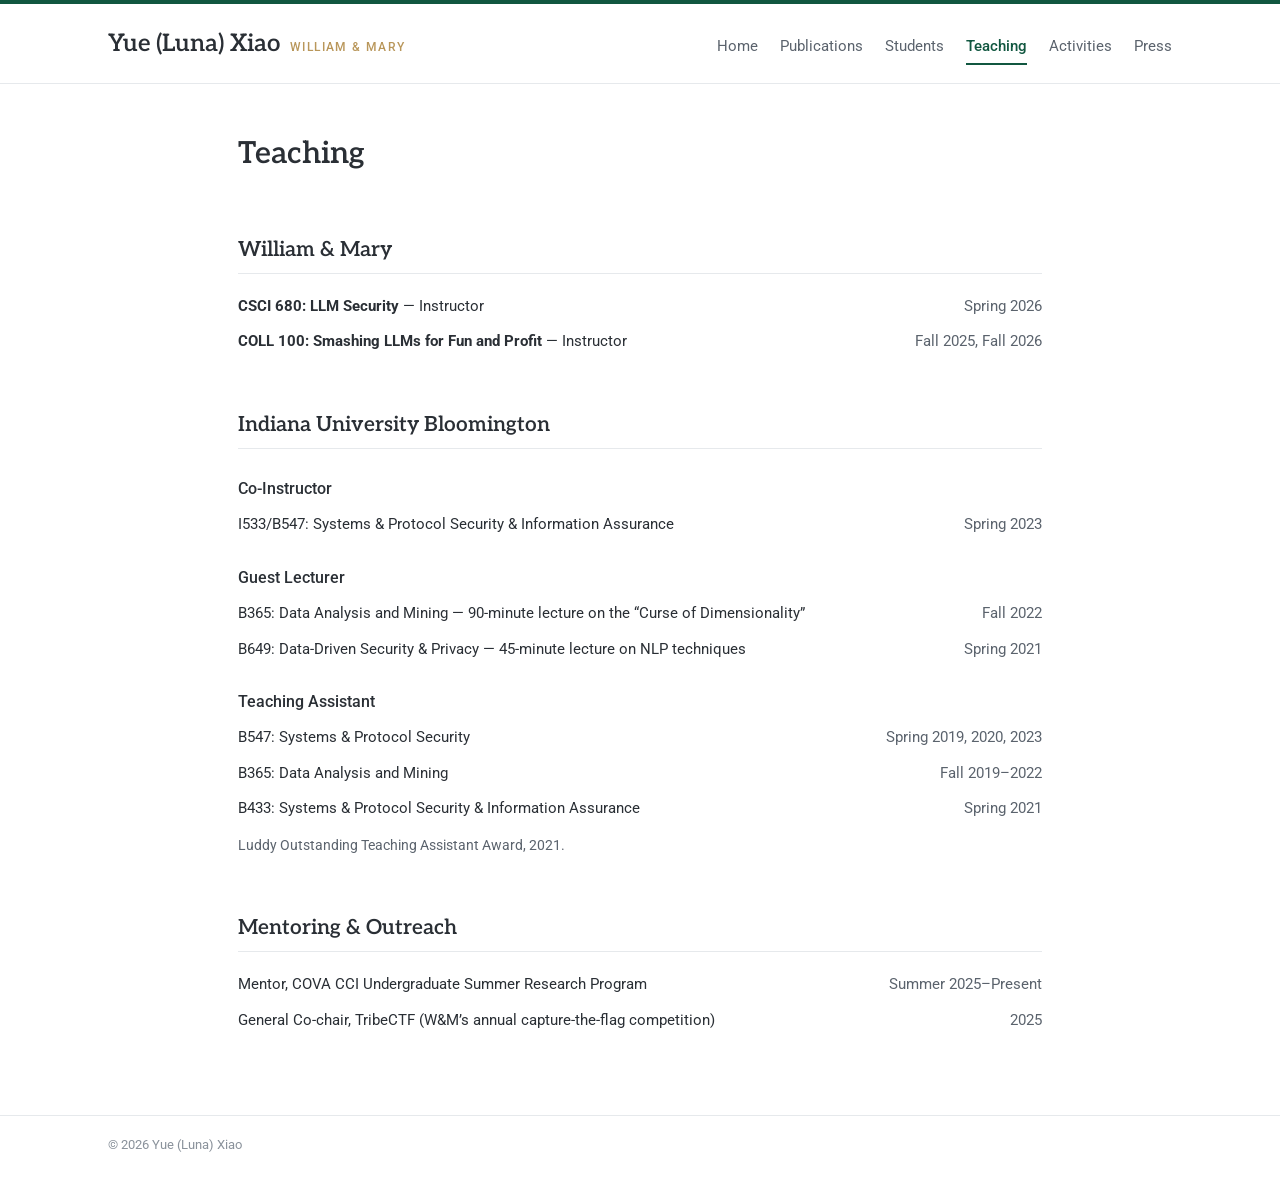
<file: teaching.html>
<!DOCTYPE html>
<html lang="en">
<head>
  <meta charset="utf-8">
  <meta name="viewport" content="width=device-width, initial-scale=1">
  <title>Teaching — Yue (Luna) Xiao</title>
  <link rel="preconnect" href="https://fonts.googleapis.com">
  <link rel="preconnect" href="https://fonts.gstatic.com" crossorigin>
  <link rel="stylesheet" href="https://fonts.googleapis.com/css2?family=Aleo:wght@500;600&family=Roboto:ital,wght@0,400;0,500;0,700;1,400&display=swap">
  <link rel="stylesheet" href="assets/css/style.css">
</head>
<body>

<header class="site-header">
  <div class="container">
    <a class="site-title" href="index.html">Yue (Luna) Xiao<span class="affil">William &amp; Mary</span></a>
    <nav class="site-nav">
      <a href="index.html">Home</a>
      <a href="publications.html">Publications</a>
      <a href="students.html">Students</a>
      <a href="teaching.html" class="active">Teaching</a>
      <a href="activities.html">Activities</a>
      <a href="press.html">Press</a>
    </nav>
  </div>
</header>

<main class="container page">

  <h1>Teaching</h1>

  <h2>William &amp; Mary</h2>
  <ul class="dated-list">
    <li><span><strong>CSCI 680: LLM Security</strong> &mdash; Instructor</span><span class="date">Spring 2026</span></li>
    <li><span><strong>COLL 100: Smashing LLMs for Fun and Profit</strong> &mdash; Instructor</span><span class="date">Fall 2025, Fall 2026</span></li>
  </ul>

  <h2>Indiana University Bloomington</h2>
  <h3>Co-Instructor</h3>
  <ul class="dated-list">
    <li><span>I533/B547: Systems &amp; Protocol Security &amp; Information Assurance</span><span class="date">Spring 2023</span></li>
  </ul>

  <h3>Guest Lecturer</h3>
  <ul class="dated-list">
    <li><span>B365: Data Analysis and Mining &mdash; 90-minute lecture on the &ldquo;Curse of Dimensionality&rdquo;</span><span class="date">Fall 2022</span></li>
    <li><span>B649: Data-Driven Security &amp; Privacy &mdash; 45-minute lecture on NLP techniques</span><span class="date">Spring 2021</span></li>
  </ul>

  <h3>Teaching Assistant</h3>
  <ul class="dated-list">
    <li><span>B547: Systems &amp; Protocol Security</span><span class="date">Spring 2019, 2020, 2023</span></li>
    <li><span>B365: Data Analysis and Mining</span><span class="date">Fall 2019&ndash;2022</span></li>
    <li><span>B433: Systems &amp; Protocol Security &amp; Information Assurance</span><span class="date">Spring 2021</span></li>
  </ul>
  <p class="footnote" style="margin-top: 12px;">Luddy Outstanding Teaching Assistant Award, 2021.</p>

  <h2>Mentoring &amp; Outreach</h2>
  <ul class="dated-list">
    <li><span>Mentor, COVA CCI Undergraduate Summer Research Program</span><span class="date">Summer 2025&ndash;Present</span></li>
    <li><span>General Co-chair, TribeCTF (W&amp;M&rsquo;s annual capture-the-flag competition)</span><span class="date">2025</span></li>
  </ul>

</main>

<footer class="site-footer">
  <div class="container">&copy; 2026 Yue (Luna) Xiao</div>
</footer>

</body>
</html>
</file>
<file: assets/css/style.css>
/* Yue (Luna) Xiao — personal academic website */

:root {
  --text: #2a2f35;
  --muted: #5b636d;
  --faint: #8a929b;
  --accent: #115740;        /* William & Mary green */
  --accent-soft: #eef5f1;
  --gold: #b9975b;          /* William & Mary gold */
  --border: #e6e9ec;
  --bg: #ffffff;
  --max-width: 1120px;
  /* W&M brand fonts: Adelle (Adobe) -> approved free alternates Aleo + Roboto */
  --serif: "Aleo", Georgia, serif;
  --sans: "Roboto", Arial, sans-serif;
}

* { box-sizing: border-box; }

html { -webkit-text-size-adjust: 100%; }

body {
  margin: 0;
  background: var(--bg);
  color: var(--text);
  font-family: var(--sans);
  font-size: 15px;
  line-height: 1.7;
}

a { color: var(--accent); text-decoration: none; }
a:hover { text-decoration: underline; text-underline-offset: 2px; }

.container {
  max-width: var(--max-width);
  margin: 0 auto;
  padding: 0 28px;
}

/* ---------- Header / navigation ---------- */

.site-header {
  border-top: 4px solid var(--accent);
  border-bottom: 1px solid var(--border);
  background: var(--bg);
}

.site-header .container {
  display: flex;
  align-items: baseline;
  justify-content: space-between;
  flex-wrap: wrap;
  gap: 8px 32px;
  padding-top: 20px;
  padding-bottom: 18px;
}

.site-title {
  font-family: var(--serif);
  font-size: 1.5rem;
  font-weight: 600;
  color: var(--text);
}
.site-title:hover { text-decoration: none; }
.site-title .affil {
  font-family: var(--sans);
  font-size: 0.72rem;
  font-weight: 500;
  letter-spacing: 0.12em;
  text-transform: uppercase;
  color: var(--gold);
  margin-left: 10px;
}

.site-nav {
  display: flex;
  flex-wrap: wrap;
  gap: 4px 22px;
}
.site-nav a {
  color: var(--muted);
  font-size: 0.95rem;
  padding-bottom: 3px;
  border-bottom: 2px solid transparent;
}
.site-nav a:hover { color: var(--accent); text-decoration: none; }
.site-nav a.active {
  color: var(--accent);
  font-weight: 500;
  border-bottom-color: var(--accent);
}

/* ---------- Page layout ---------- */

main.container { padding-top: 44px; padding-bottom: 72px; }

.layout {
  display: grid;
  grid-template-columns: 236px 1fr;
  gap: 56px;
}

.sidebar {
  font-size: 0.92rem;
  padding-right: 32px;
  border-right: 1px solid var(--border);
  margin-right: -24px;   /* place the divider between the columns */
}
.content { min-width: 0; }

/* Single-column pages read better at a narrower measure */
.page { max-width: 860px; }

/* ---------- Typography ---------- */

h1, h2 {
  font-family: var(--serif);
  font-weight: 600;
  color: var(--text);
}

h1 { font-size: 1.9rem; margin: 0 0 12px; }

h2 {
  font-size: 1.3rem;
  margin: 52px 0 20px;
  padding-bottom: 6px;
  border-bottom: 1px solid var(--border);
}
h2 .more { font-family: var(--sans); font-size: 0.9rem; font-weight: 400; margin-left: 6px; }
.content > h2:first-child { margin-top: 0; }

h3 {
  font-size: 1rem;
  font-weight: 500;
  margin: 26px 0 10px;
}

p { margin: 0 0 18px; }

.footnote { color: var(--muted); font-size: 0.88rem; }

/* ---------- Sidebar ---------- */

.profile-photo {
  display: block;
  width: 100%;
  aspect-ratio: 4 / 5;
  object-fit: cover;
  object-position: top;
  border-radius: 4px;
  margin-bottom: 14px;
}

.contact { line-height: 1.55; color: var(--muted); margin-bottom: 14px; }
.contact strong { color: var(--text); font-weight: 500; }

.buttons { display: flex; flex-wrap: wrap; gap: 6px; margin-bottom: 8px; }
.btn {
  display: inline-block;
  font-size: 0.8rem;
  font-weight: 500;
  padding: 3px 10px;
  border: 1px solid var(--accent);
  border-radius: 3px;
  color: var(--accent);
}
.btn:hover { background: var(--accent); color: #fff; text-decoration: none; }

.sidebar h2 {
  font-size: 1.1rem;
  margin: 36px 0 14px;
  padding-bottom: 4px;
}

.class-list { list-style: none; margin: 0; padding: 0; }
.class-list li { margin-bottom: 6px; }
.class-list .term { color: var(--muted); }

.news-list { list-style: none; margin: 0; padding: 0; }
.news-list li { margin-bottom: 16px; line-height: 1.55; }
.news-list .date {
  display: block;
  font-weight: 500;
  font-size: 0.82rem;
  color: var(--accent);
  letter-spacing: 0.02em;
}

/* ---------- Content blocks ---------- */

.callout {
  background: var(--accent-soft);
  border-left: 3px solid var(--accent);
  padding: 12px 16px;
  margin: 18px 0 0;
}
.callout p:last-child { margin-bottom: 0; }

.bullets { margin: 0; padding-left: 20px; }
.bullets li { margin-bottom: 6px; }

.dated-list { list-style: none; margin: 0; padding: 0; }
.dated-list li {
  display: grid;
  grid-template-columns: 1fr auto;
  gap: 24px;
  margin-bottom: 10px;
}
.dated-list .date {
  color: var(--muted);
  font-variant-numeric: tabular-nums;
  white-space: nowrap;
  text-align: right;
}

/* ---------- Publications ---------- */

.pub-list { list-style: none; margin: 0; padding: 0; }

.pub {
  display: grid;
  grid-template-columns: 84px 1fr;
  gap: 16px;
  margin-bottom: 24px;
  line-height: 1.6;
}

.venue-badge {
  align-self: start;
  text-align: center;
  font-size: 0.72rem;
  font-weight: 700;
  letter-spacing: 0.03em;
  color: #fff;
  background: var(--accent);
  border-radius: 3px;
  padding: 3px 4px;
  margin-top: 3px;
}
.venue-badge.workshop { background: #fff; color: var(--accent); border: 1px solid var(--accent); padding: 2px 3px; }

.pub-title { font-weight: 500; color: var(--text); }
a.pub-title:hover { color: var(--accent); }
.pub-authors .me { font-weight: 500; text-decoration: underline; text-underline-offset: 2px; }
.pub-venue { color: var(--muted); }
.cofirst { color: var(--faint); font-size: 0.85rem; white-space: nowrap; }
.pub-links { font-size: 0.85rem; }
.pub-links a {
  display: inline-block;
  margin: 3px 6px 0 0;
  padding: 0 6px;
  border: 1px solid var(--border);
  border-radius: 3px;
  color: var(--muted);
}
.pub-links a:hover { border-color: var(--accent); color: var(--accent); text-decoration: none; }
.award {
  display: inline-block;
  margin-top: 3px;
  font-size: 0.8rem;
  font-weight: 500;
  color: #7a5c1e;
  background: #f6efe1;
  border: 1px solid #e3d3ad;
  border-radius: 3px;
  padding: 0 7px;
}

/* ---------- People ---------- */

.people-list { margin: 0; padding-left: 20px; }
.people-list li { margin-bottom: 8px; }
.people-list .note { color: var(--muted); }

/* ---------- Footer ---------- */

.site-footer {
  border-top: 1px solid var(--border);
  color: var(--faint);
  font-size: 0.82rem;
  padding: 18px 0 30px;
}

/* ---------- Responsive ---------- */

@media (max-width: 820px) {
  /* Stack as: profile card, main content, then classes and news */
  .layout { display: flex; flex-direction: column; gap: 0; }
  .sidebar { display: contents; border-right: 0; }
  .profile-card {
    display: grid;
    grid-template-columns: 150px 1fr;
    gap: 0 20px;
    align-items: start;
    margin-bottom: 24px;
  }
  .profile-card .profile-photo { grid-row: span 2; margin-bottom: 0; }
  .content { order: 1; }
  .sidebar > section { order: 2; font-size: 0.92rem; }
}

@media (max-width: 560px) {
  .container { padding: 0 18px; }
  main.container { padding-top: 24px; }
  .site-title { font-size: 1.4rem; }
  .site-title .affil { display: none; }
  .site-nav { gap: 4px 16px; }
  .profile-card { grid-template-columns: 120px 1fr; gap: 0 16px; }
  .pub { grid-template-columns: 1fr; gap: 4px; }
  .venue-badge { justify-self: start; padding: 2px 8px; }
  .dated-list li { grid-template-columns: 1fr; gap: 0; }
  .dated-list .date { text-align: left; order: -1; font-size: 0.85rem; }
}
</file>
